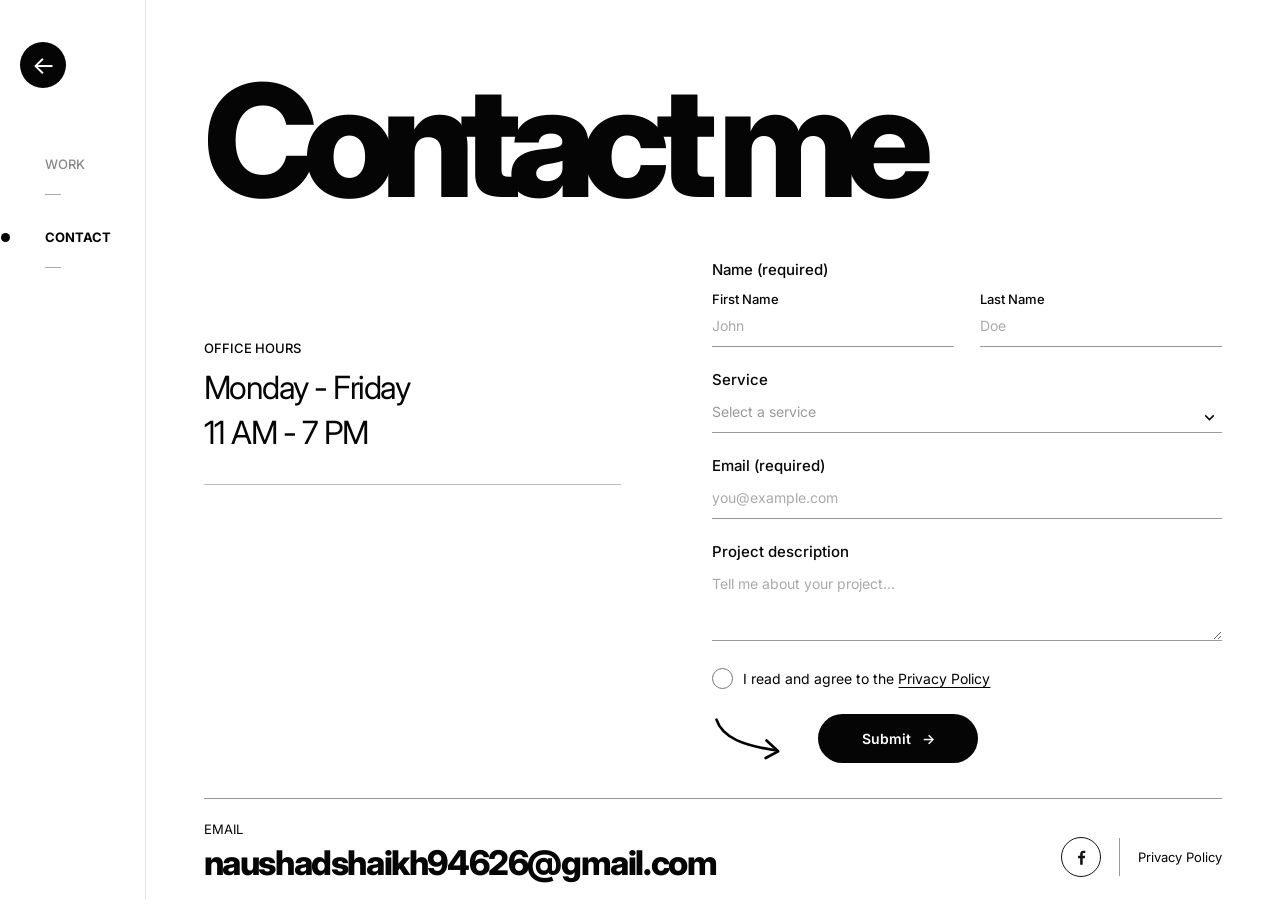
<file: contact.html>
<!DOCTYPE html>
<html lang="en">
<head>
  <meta charset="UTF-8">
  <meta name="viewport" content="width=device-width, initial-scale=1.0">
  <title>Contact Me | Portfolio</title>

  <link rel="preconnect" href="https://fonts.googleapis.com">
  <link href="https://fonts.googleapis.com/css2?family=Inter:wght@400;500;600;700;800;900&display=swap" rel="stylesheet">

  <style>
    :root {
      --black: #050505;
      --gray: #999;
      --line: #bdbdbd;
      --white: #fff;
    }

    * {
      margin: 0;
      padding: 0;
      box-sizing: border-box;
    }

    html {
      scroll-behavior: smooth;
    }

    body {
      font-family: "Inter", Arial, sans-serif;
      background: var(--white);
      color: var(--black);
      overflow-x: hidden;
    }

    button, input, select, textarea {
      font: inherit;
    }

    a {
      color: inherit;
      text-decoration: none;
    }

    /* LEFT SIDEBAR */

    .sidebar {
      position: fixed;
      inset: 0 auto 0 0;
      width: 146px;
      border-right: 1px solid #e5e5e5;
      background: #fff;
      z-index: 10;
      padding: 42px 20px;
    }

    .back-button {
      width: 46px;
      height: 46px;
      background: var(--black);
      color: white;
      border: none;
      border-radius: 50%;
      display: grid;
      place-items: center;
      font-size: 25px;
      cursor: pointer;
      transition: transform .25s;
    }

    .back-button:hover {
      transform: translateX(-4px);
    }

    .side-links {
      margin-top: 68px;
      display: flex;
      flex-direction: column;
      gap: 34px;
    }

    .side-links a {
      color: #888;
      font-size: 13px;
      font-weight: 500;
      padding-left: 25px;
      position: relative;
    }

    .side-links a::after {
      content: "";
      display: block;
      width: 16px;
      height: 1px;
      background: #aaa;
      margin-top: 22px;
    }

    .side-links a.active {
      color: #000;
      font-weight: 700;
    }

    .side-links a.active::before {
      content: "";
      position: absolute;
      left: -19px;
      top: 4px;
      width: 9px;
      height: 9px;
      border-radius: 50%;
      background: #000;
    }

    /* MAIN LAYOUT */

    .page {
      margin-left: 146px;
      padding: 55px 4.5% 30px;
      min-height: 100vh;
    }

    .hero-title {
      font-size: clamp(76px, 12.2vw, 180px);
      font-weight: 800;
      letter-spacing: -0.095em;
      line-height: .95;
      white-space: nowrap;
      margin: 12px 0 45px;
    }

    .content-grid {
      display: grid;
      grid-template-columns: .9fr 1.1fr;
      gap: 9%;
      align-items: start;
    }

    /* OFFICE HOURS */

    .office-info {
      padding-top: 80px;
    }

    .small-label {
      font-size: 13px;
      font-weight: 500;
      margin-bottom: 10px;
      display: block;
    }

    .office-time {
      font-size: clamp(24px, 2.5vw, 36px);
      line-height: 1.4;
      font-weight: 400;
      letter-spacing: -1.5px;
    }

    .office-divider {
      height: 1px;
      background: var(--line);
      margin-top: 28px;
      width: 100%;
    }

    /* CONTACT FORM */

    .contact-form {
      width: 100%;
    }

    .field {
      margin-bottom: 23px;
    }

    .field label,
    .field-title {
      display: block;
      font-size: 15px;
      font-weight: 500;
      margin-bottom: 12px;
    }

    .name-grid {
      display: grid;
      grid-template-columns: 1fr 1fr;
      gap: 26px;
    }

    .name-grid label {
      font-size: 13px;
      margin-bottom: 8px;
    }

    .contact-form input:not([type="radio"]),
    .contact-form select,
    .contact-form textarea {
      width: 100%;
      border: none;
      border-bottom: 1px solid #999;
      outline: none;
      border-radius: 0;
      background: transparent;
      padding: 0 0 12px;
      font-size: 14px;
      color: #111;
      transition: border-color .25s;
    }

    .contact-form input:focus,
    .contact-form select:focus,
    .contact-form textarea:focus {
      border-bottom-color: #000;
    }

    .contact-form input::placeholder,
    .contact-form textarea::placeholder {
      color: #aaa;
    }

    .contact-form select {
      appearance: none;
      cursor: pointer;
      color: #999;
      background:
        url("data:image/svg+xml,%3Csvg xmlns='http://www.w3.org/2000/svg' width='17' height='17' viewBox='0 0 24 24' fill='none' stroke='black' stroke-width='2'%3E%3Cpath d='m6 9 6 6 6-6'/%3E%3C/svg%3E")
        no-repeat right 4px center;
    }

    .contact-form select:valid {
      color: #111;
    }

    .contact-form textarea {
      resize: vertical;
      min-height: 68px;
      line-height: 1.6;
    }

    /* RADIO OPTIONS */

    .consent-options {
      display: flex;
      flex-direction: column;
      gap: 12px;
      margin: 5px 0 24px;
    }

    .radio-option {
      display: flex;
      align-items: center;
      gap: 10px;
      font-size: 14px;
      line-height: 1.5;
      cursor: pointer;
    }

    .radio-option input[type="radio"] {
      appearance: none;
      flex: 0 0 21px;
      width: 21px;
      height: 21px;
      border: 1px solid #777;
      border-radius: 50%;
      margin: 0;
      cursor: pointer;
      display: grid;
      place-items: center;
    }

    .radio-option input[type="radio"]:checked::after {
      content: "";
      width: 11px;
      height: 11px;
      border-radius: 50%;
      background: #000;
    }

    .privacy-link {
      text-decoration: underline;
      text-underline-offset: 3px;
    }

    /* SUBMIT BUTTON + ARROW */

    .submit-row {
      display: flex;
      align-items: center;
      gap: 22px;
      margin-top: 5px;
    }

    .submit-arrow {
      width: 84px;
      height: 50px;
      flex-shrink: 0;
      overflow: visible;
    }

    .submit-button {
      min-width: 160px;
      padding: 16px 28px;
      border: none;
      border-radius: 50px;
      color: white;
      background: #050505;
      font-size: 14px;
      font-weight: 600;
      cursor: pointer;
      transition: background .25s, transform .25s;
    }

    .submit-button:hover {
      background: #333;
      transform: translateY(-3px);
    }

    .submit-button span {
      margin-left: 7px;
    }

    .form-message {
      display: none;
      margin-top: 18px;
      font-size: 13px;
      line-height: 1.6;
    }

    /* FOOTER */

    .footer {
      margin-top: 35px;
      padding-top: 22px;
      border-top: 1px solid #999;
      display: flex;
      align-items: flex-end;
      justify-content: space-between;
      gap: 25px;
    }

    .email-label {
      font-size: 13px;
      display: block;
      margin-bottom: 5px;
    }

    .email-address {
      font-size: clamp(19px, 3vw, 34px);
      font-weight: 800;
      letter-spacing: -1.4px;
      overflow-wrap: anywhere;
    }

    .footer-right {
      display: flex;
      align-items: center;
      gap: 18px;
      padding-bottom: 6px;
      flex-shrink: 0;
    }

    .facebook-link {
      display: grid;
      width: 40px;
      height: 40px;
      place-items: center;
      border: 1px solid #111;
      border-radius: 50%;
      color: #111;
      transition: background-color .25s, color .25s, transform .25s;
    }

    .facebook-link:hover,
    .facebook-link:focus-visible {
      background: #111;
      color: #fff;
      transform: translateY(-2px);
    }

    .facebook-link:focus-visible {
      outline: 2px solid #111;
      outline-offset: 3px;
    }

    .facebook-link svg {
      width: 19px;
      height: 19px;
      fill: currentColor;
    }

    .footer-divider {
      height: 38px;
      width: 1px;
      background: #999;
    }

    .privacy-footer {
      font-size: 13px;
      white-space: nowrap;
    }

    .privacy-footer:hover {
      text-decoration: underline;
    }

    /* RESPONSIVE */

    @media (min-width: 1500px) {
      .page {
        padding-left: 5%;
        padding-right: 5%;
      }
    }

    @media (max-width: 1000px) {
      .sidebar {
        width: 100px;
        padding: 30px 15px;
      }

      .page {
        margin-left: 100px;
        padding: 40px 4%;
      }

      .hero-title {
        font-size: clamp(65px, 11vw, 110px);
      }

      .content-grid {
        gap: 5%;
      }

      .office-info {
        padding-top: 55px;
      }

      .submit-arrow {
        width: 55px;
      }

      .submit-row {
        gap: 12px;
      }

      .footer {
        flex-wrap: wrap;
      }
    }

    @media (max-width: 650px) {
      .sidebar {
        position: relative;
        width: 100%;
        height: auto;
        padding: 18px 22px;
        border-right: none;
        border-bottom: 1px solid #e5e5e5;
        display: flex;
        align-items: center;
        justify-content: space-between;
      }

      .back-button {
        width: 40px;
        height: 40px;
      }

      .side-links {
        margin: 0;
        flex-direction: row;
        gap: 20px;
      }

      .side-links a {
        padding-left: 0;
        font-size: 12px;
      }

      .side-links a::after {
        display: none;
      }

      .side-links a.active::before {
        display: none;
      }

      .page {
        margin-left: 0;
        padding: 32px 22px 24px;
      }

      .hero-title {
        font-size: clamp(56px, 12.7vw, 82px);
        letter-spacing: -.085em;
        white-space: normal;
        margin: 20px 0 38px;
      }

      .content-grid {
        grid-template-columns: 1fr;
        gap: 35px;
      }

      .office-info {
        padding-top: 0;
        order: 2;
      }

      .contact-form {
        order: 1;
      }

      .office-time {
        font-size: 27px;
      }

      .name-grid {
        gap: 18px;
      }

      .field {
        margin-bottom: 25px;
      }

      .submit-arrow {
        width: 55px;
      }

      .submit-button {
        min-width: 140px;
      }

      .footer {
        margin-top: 40px;
        align-items: flex-start;
        flex-direction: column;
        gap: 20px;
      }

      .email-address {
        font-size: clamp(19px, 5.3vw, 28px);
      }

      .footer-right {
        align-self: flex-end;
      }
    }

    @media (prefers-reduced-motion: reduce) {
      *, *::before, *::after {
        scroll-behavior: auto !important;
        transition: none !important;
      }
    }
  </style>
</head>

<body>

  <!-- LEFT SIDEBAR -->
  <aside class="sidebar">
    <button class="back-button" type="button"
      aria-label="Go back" onclick="history.back()">
      ←
    </button>

    <nav class="side-links" aria-label="Main navigation">
      <a href="#work">WORK</a>
      <a href="#contact" class="active">CONTACT</a>
    </nav>
  </aside>

  <!-- MAIN CONTENT -->
  <main class="page" id="contact">

    <h1 class="hero-title">Contact me</h1>

    <div class="content-grid">

      <!-- OFFICE HOURS -->
      <section class="office-info">
        <span class="small-label">OFFICE HOURS</span>

        <p class="office-time">
          Monday - Friday<br>
          11 AM - 7 PM
        </p>

        <div class="office-divider"></div>
      </section>

      <!-- CONTACT FORM -->
      <section>
        <form class="contact-form" id="contactForm">

          <div class="field">
            <span class="field-title">Name (required)</span>

            <div class="name-grid">
              <div>
                <label for="firstName">First Name</label>
                <input id="firstName" name="firstName"
                  type="text" placeholder="John" required>
              </div>

              <div>
                <label for="lastName">Last Name</label>
                <input id="lastName" name="lastName"
                  type="text" placeholder="Doe" required>
              </div>
            </div>
          </div>

          <div class="field">
            <label for="service">Service</label>

            <select id="service" name="service" required>
              <option value="" disabled selected>Select a service</option>
              <option value="Web Design">commerical ads</option>
              <option value="Web Development">motion graphics</option>
              <option value="UI/UX Design">youtube videos</option>
              <option value="Branding">color grading</option>
              <option value="SEO">reel</option>
              <option value="Social Media Marketing">logo animation</option>
              <option value="Other">Other</option>
            </select>
          </div>

          <div class="field">
            <label for="email">Email (required)</label>
            <input id="email" name="email" type="email"
              placeholder="you@example.com" required>
          </div>

          <div class="field">
            <label for="description">Project description</label>
            <textarea id="description" name="description"
              placeholder="Tell me about your project..." required></textarea>
          </div>

          <div class="consent-options">
            <label class="radio-option" for="privacy">
              <input type="radio" id="privacy" name="consent"
                value="privacy" required>
              <span>
                I read and agree to the
                <a href="#privacy-policy" class="privacy-link">
                  Privacy Policy
                </a>
              </span>
            </label>

          </div>

          <!-- SUBMIT BUTTON WITH CURVED ARROW -->
          <div class="submit-row">

            <svg class="submit-arrow" viewBox="0 0 100 60"
              fill="none" aria-hidden="true">
              <path d="M5 8 C12 30, 38 39, 77 45"
                stroke="black" stroke-width="3.2"
                stroke-linecap="round"/>
              <path d="M65 33 L79 46 L64 54"
                stroke="black" stroke-width="3.2"
                stroke-linecap="round"
                stroke-linejoin="round"/>
            </svg>

            <button class="submit-button" type="submit">
              Submit <span>→</span>
            </button>

          </div>

          <p class="form-message" id="formMessage" role="status"></p>

        </form>
      </section>

    </div>

    <!-- FOOTER -->
    <footer class="footer" id="privacy-policy">

      <div class="footer-email">
        <span class="email-label">EMAIL</span>
        <a class="email-address"
          href="mailto:naushadshaikh94626@gmail.com">
          naushadshaikh94626@gmail.com
        </a>
      </div>

      <div class="footer-right">
        <a class="facebook-link"
          href="https://www.facebook.com/profile.php?id=61589154249247"
          target="_blank" rel="noopener noreferrer" aria-label="Visit us on Facebook">
          <svg viewBox="0 0 24 24" aria-hidden="true">
            <path d="M13.5 21v-8h2.7l.4-3.1h-3.1v-2c0-.9.3-1.6 1.6-1.6h1.7V3.5c-.3 0-1.3-.1-2.4-.1-2.4 0-4.1 1.5-4.1 4.2v2.3H7.6V13h2.7v8h3.2z"/>
          </svg>
        </a>
        <span class="footer-divider"></span>
        <a class="privacy-footer" href="#privacy-policy">
          Privacy Policy
        </a>
      </div>

    </footer>

  </main>

  <script>
    const form = document.getElementById("contactForm");
    const message = document.getElementById("formMessage");

    form.addEventListener("submit", function (event) {
      event.preventDefault();

      if (!form.reportValidity()) return;

      const privacyAccepted =
        document.getElementById("privacy").checked;

      if (!privacyAccepted) {
        message.style.display = "block";
        message.style.color = "#b00020";
        message.textContent =
          "Please select the Privacy Policy option before submitting.";
        document.getElementById("privacy").focus();
        return;
      }

      const data = {
        firstName: form.firstName.value.trim(),
        lastName: form.lastName.value.trim(),
        service: form.service.value,
        email: form.email.value.trim(),
        description: form.description.value.trim()
      };

      message.style.display = "block";
      message.style.color = "#111";
      message.textContent =
        "Opening your email app with the message filled in. Review it and press Send to submit.";

      const subject = `Project inquiry: ${data.service}`;
      const body = [
        `Name: ${data.firstName} ${data.lastName}`,
        `Email: ${data.email}`,
        `Service: ${data.service}`,
        "",
        "Project description:",
        data.description
      ].join("\n");
      const mailto = `mailto:naushadshaikh94626@gmail.com?subject=${encodeURIComponent(subject)}&body=${encodeURIComponent(body)}`;

      window.location.href = mailto;
    });
  </script>

</body>
</html>
</file>
